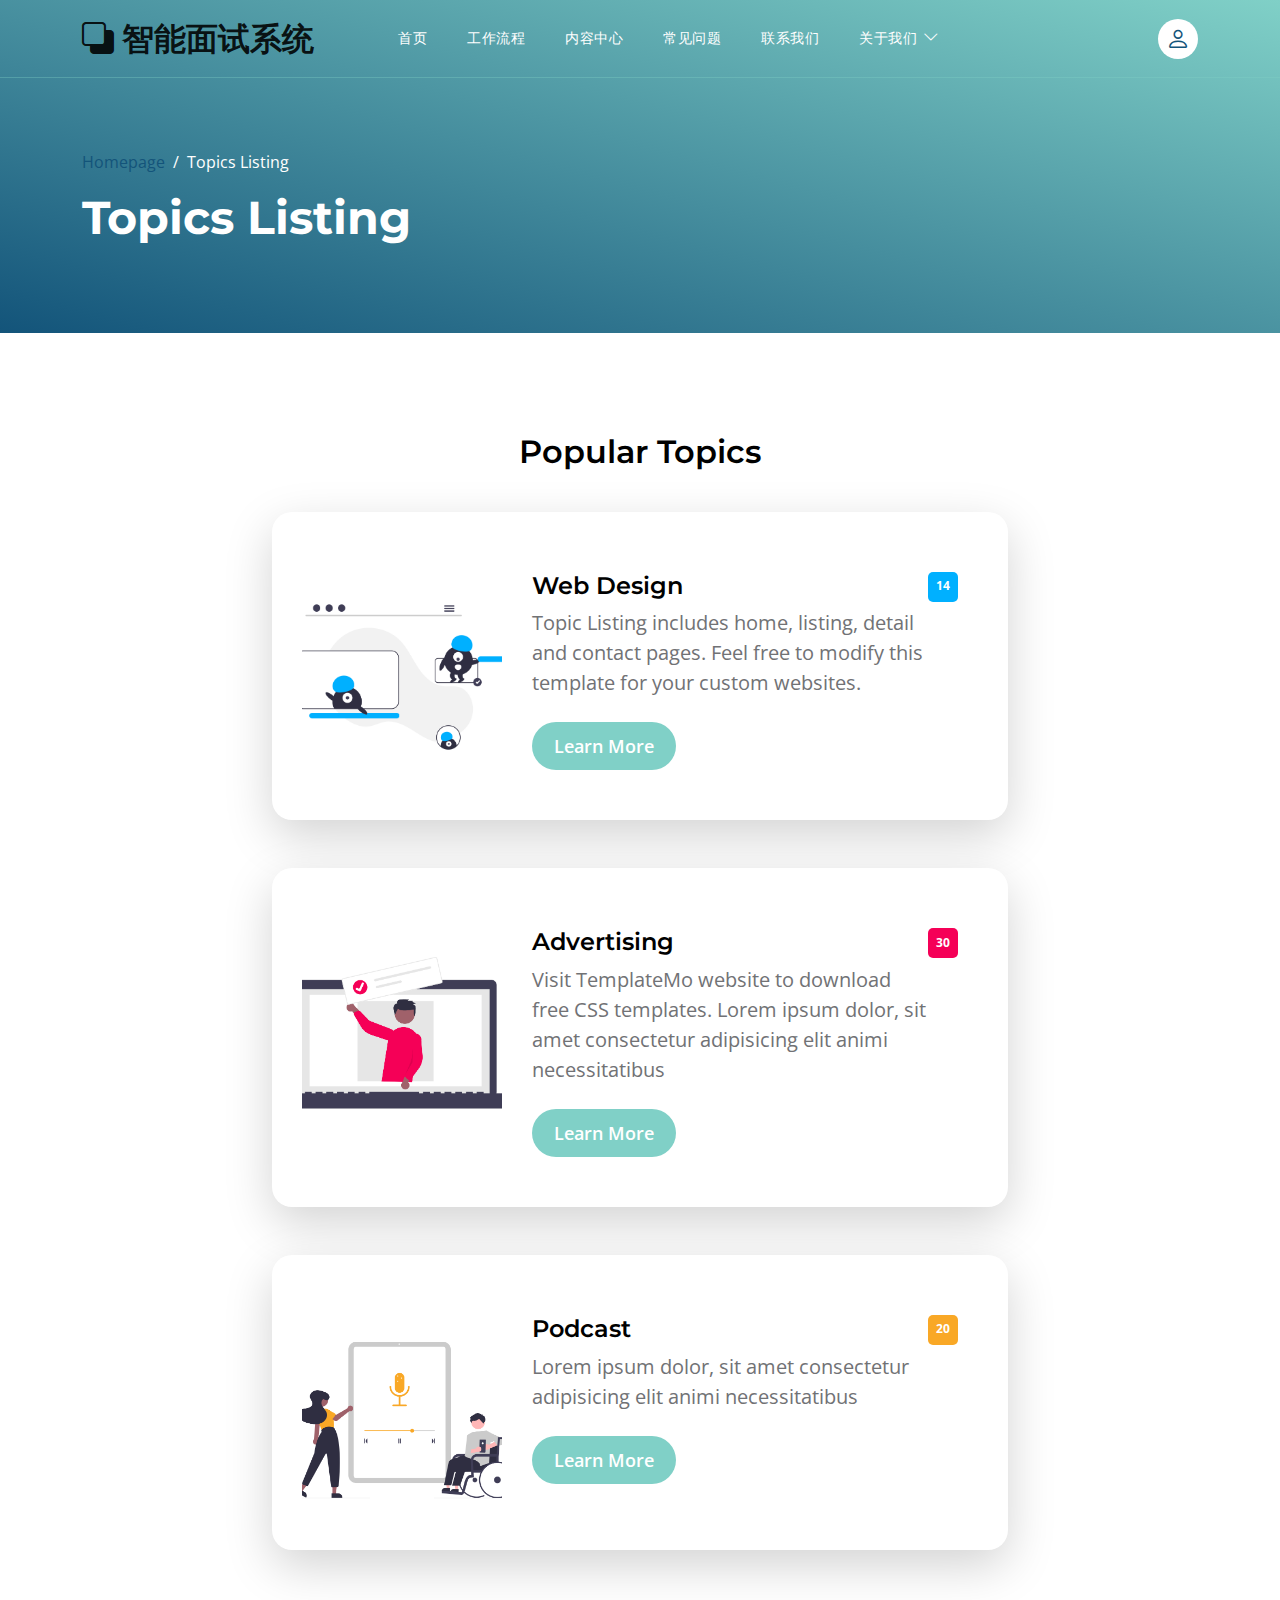
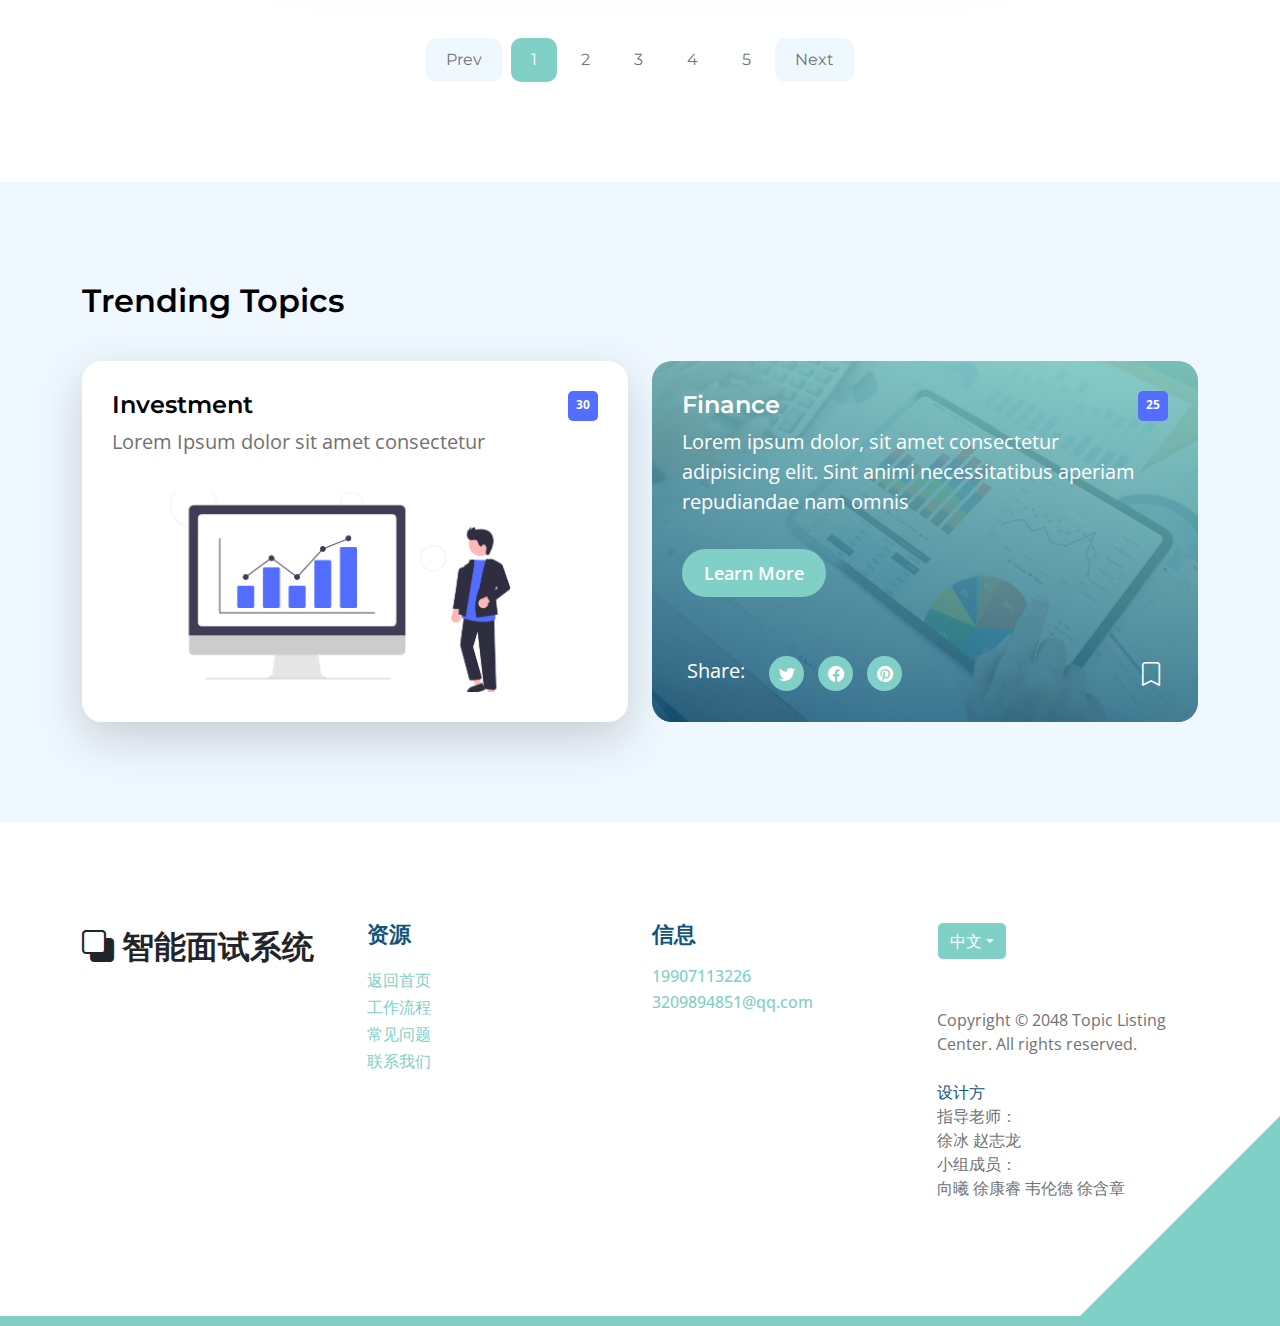
<file: modifying/公司介绍.html>
<!doctype html>
<html lang="en">
    <head>
        <meta charset="utf-8">
        <meta name="viewport" content="width=device-width, initial-scale=1">

        <meta name="description" content="">
        <meta name="author" content="">

        <title>智能面试系统</title>

        <!-- CSS FILES -->        
        <link rel="preconnect" href="https://fonts.googleapis.com">
        
        <link rel="preconnect" href="https://fonts.gstatic.com" crossorigin>

        <link href="https://fonts.googleapis.com/css2?family=Montserrat:wght@500;600;700&family=Open+Sans&display=swap" rel="stylesheet">
                        
        <link href="css/bootstrap.min.css" rel="stylesheet">

        <link href="css/bootstrap-icons.css" rel="stylesheet">

        <link href="css/templatemo-topic-listing.css" rel="stylesheet">      

        
    </head>
    
    <body id="top">

        <main>

            <!-- 上端导航 -->
            <nav class="navbar navbar-expand-lg">
                <div class="container">
                    <a class="navbar-brand" href="index.html">
                        <i class="bi-back"></i>
                        <span>智能面试系统</span>
                    </a>

                    <div class="d-lg-none ms-auto me-4">
                        <a href="#top" class="navbar-icon bi-person smoothscroll"></a>
                    </div>
    
                    <button class="navbar-toggler" type="button" data-bs-toggle="collapse" data-bs-target="#navbarNav" aria-controls="navbarNav" aria-expanded="false" aria-label="Toggle navigation">
                        <span class="navbar-toggler-icon"></span>
                    </button>
    
                    <div class="collapse navbar-collapse" id="navbarNav">
                        <ul class="navbar-nav ms-lg-5 me-lg-auto">
                            <li class="nav-item">
                                <a class="nav-link click-scroll" href="#section_1">首页</a>
                            </li>

                            <li class="nav-item">
                                <a class="nav-link click-scroll" href="#section_2">工作流程</a>
                            </li>
    
                            <li class="nav-item">
                                <a class="nav-link click-scroll" href="#section_3">内容中心</a>
                            </li>

                            <li class="nav-item">
                                <a class="nav-link click-scroll" href="#section_4">常见问题</a>
                            </li>
    
                            <li class="nav-item">
                                <a class="nav-link click-scroll" href="#section_5">联系我们</a>
                            </li>

                            <li class="nav-item dropdown">
                                <a class="nav-link dropdown-toggle" href="#" id="navbarLightDropdownMenuLink" role="button" data-bs-toggle="dropdown" aria-expanded="false">关于我们</a>

                                <ul class="dropdown-menu dropdown-menu-light" aria-labelledby="navbarLightDropdownMenuLink">
                                    <li><a class="dropdown-item" href="公司介绍.html">公司介绍</a></li>

                                    <li><a class="dropdown-item" href="加入我们.html">加入我们</a></li>
                                </ul>
                            </li>
                        </ul>

                        <!-- ！！！！！！！待插入注册、登陆！！！！！！！ -->
                        <div class="d-none d-lg-block">
                            <a href="#top" class="navbar-icon bi-person smoothscroll"></a>
                        </div>
                    </div>
                </div>
            </nav>


            <header class="site-header d-flex flex-column justify-content-center align-items-center">
                <div class="container">
                    <div class="row align-items-center">

                        <div class="col-lg-5 col-12">
                            <nav aria-label="breadcrumb">
                                <ol class="breadcrumb">
                                    <li class="breadcrumb-item"><a href="index.html">Homepage</a></li>

                                    <li class="breadcrumb-item active" aria-current="page">Topics Listing</li>
                                </ol>
                            </nav>

                            <h2 class="text-white">Topics Listing</h2>
                        </div>

                    </div>
                </div>
            </header>


            <section class="section-padding">
                <div class="container">
                    <div class="row">

                        <div class="col-lg-12 col-12 text-center">
                            <h3 class="mb-4">Popular Topics</h3>
                        </div>

                        <div class="col-lg-8 col-12 mt-3 mx-auto">
                            <div class="custom-block custom-block-topics-listing bg-white shadow-lg mb-5">
                                <div class="d-flex">
                                    <img src="images/topics/undraw_Remote_design_team_re_urdx.png" class="custom-block-image img-fluid" alt="">

                                    <div class="custom-block-topics-listing-info d-flex">
                                        <div>
                                            <h5 class="mb-2">Web Design</h5>

                                            <p class="mb-0">Topic Listing includes home, listing, detail and contact pages. Feel free to modify this template for your custom websites.</p>

                                            <a href="topics-detail.html" class="btn custom-btn mt-3 mt-lg-4">Learn More</a>
                                        </div>

                                        <span class="badge bg-design rounded-pill ms-auto">14</span>
                                    </div>
                                </div>
                            </div>

                            <div class="custom-block custom-block-topics-listing bg-white shadow-lg mb-5">
                                <div class="d-flex">
                                    <img src="images/topics/undraw_online_ad_re_ol62.png" class="custom-block-image img-fluid" alt="">

                                    <div class="custom-block-topics-listing-info d-flex">
                                        <div>
                                            <h5 class="mb-2">Advertising</h5>

                                            <p class="mb-0">Visit TemplateMo website to download free CSS templates. Lorem ipsum dolor, sit amet consectetur adipisicing elit animi necessitatibus</p>

                                            <a href="topics-detail.html" class="btn custom-btn mt-3 mt-lg-4">Learn More</a>
                                        </div>

                                        <span class="badge bg-advertising rounded-pill ms-auto">30</span>
                                    </div>
                                </div>
                            </div>

                            <div class="custom-block custom-block-topics-listing bg-white shadow-lg mb-5">
                                <div class="d-flex">
                                    <img src="images/topics/undraw_Podcast_audience_re_4i5q.png" class="custom-block-image img-fluid" alt="">

                                    <div class="custom-block-topics-listing-info d-flex">
                                        <div>
                                            <h5 class="mb-2">Podcast</h5>

                                            <p class="mb-0">Lorem ipsum dolor, sit amet consectetur adipisicing elit animi necessitatibus</p>

                                            <a href="topics-detail.html" class="btn custom-btn mt-3 mt-lg-4">Learn More</a>
                                        </div>

                                        <span class="badge bg-music rounded-pill ms-auto">20</span>
                                    </div>
                                </div>
                            </div>
                        </div>

                        <div class="col-lg-12 col-12">
                            <nav aria-label="Page navigation example">
                                <ul class="pagination justify-content-center mb-0">
                                    <li class="page-item">
                                        <a class="page-link" href="#" aria-label="Previous">
                                            <span aria-hidden="true">Prev</span>
                                        </a>
                                    </li>

                                    <li class="page-item active" aria-current="page">
                                        <a class="page-link" href="#">1</a>
                                    </li>
                                    
                                    <li class="page-item">
                                        <a class="page-link" href="#">2</a>
                                    </li>
                                    
                                    <li class="page-item">
                                        <a class="page-link" href="#">3</a>
                                    </li>

                                    <li class="page-item">
                                        <a class="page-link" href="#">4</a>
                                    </li>

                                    <li class="page-item">
                                        <a class="page-link" href="#">5</a>
                                    </li>
                                    
                                    <li class="page-item">
                                        <a class="page-link" href="#" aria-label="Next">
                                            <span aria-hidden="true">Next</span>
                                        </a>
                                    </li>
                                </ul>
                            </nav>
                        </div>

                    </div>
                </div>
            </section>


            <section class="section-padding section-bg">
                <div class="container">
                    <div class="row">

                        <div class="col-lg-12 col-12">
                            <h3 class="mb-4">Trending Topics</h3>
                        </div>

                        <div class="col-lg-6 col-md-6 col-12 mt-3 mb-4 mb-lg-0">
                            <div class="custom-block bg-white shadow-lg">
                                <a href="topics-detail.html">
                                    <div class="d-flex">
                                        <div>
                                            <h5 class="mb-2">Investment</h5>

                                            <p class="mb-0">Lorem Ipsum dolor sit amet consectetur</p>
                                        </div>

                                        <span class="badge bg-finance rounded-pill ms-auto">30</span>
                                    </div>

                                    <img src="images/topics/undraw_Finance_re_gnv2.png" class="custom-block-image img-fluid" alt="">
                                </a>
                            </div>
                        </div>

                        <div class="col-lg-6 col-md-6 col-12 mt-lg-3">
                            <div class="custom-block custom-block-overlay">
                                <div class="d-flex flex-column h-100">
                                    <img src="images/businesswoman-using-tablet-analysis.jpg" class="custom-block-image img-fluid" alt="">

                                    <div class="custom-block-overlay-text d-flex">
                                        <div>
                                            <h5 class="text-white mb-2">Finance</h5>

                                            <p class="text-white">Lorem ipsum dolor, sit amet consectetur adipisicing elit. Sint animi necessitatibus aperiam repudiandae nam omnis</p>

                                            <a href="topics-detail.html" class="btn custom-btn mt-2 mt-lg-3">Learn More</a>
                                        </div>

                                        <span class="badge bg-finance rounded-pill ms-auto">25</span>
                                    </div>

                                    <div class="social-share d-flex">
                                        <p class="text-white me-4">Share:</p>

                                        <ul class="social-icon">
                                            <li class="social-icon-item">
                                                <a href="#" class="social-icon-link bi-twitter"></a>
                                            </li>

                                            <li class="social-icon-item">
                                                <a href="#" class="social-icon-link bi-facebook"></a>
                                            </li>

                                            <li class="social-icon-item">
                                                <a href="#" class="social-icon-link bi-pinterest"></a>
                                            </li>
                                        </ul>

                                        <a href="#" class="custom-icon bi-bookmark ms-auto"></a>
                                    </div>

                                    <div class="section-overlay"></div>
                                </div>
                            </div>
                        </div>

                    </div>
                </div>
            </section>
        </main>

		<footer class="site-footer section-padding">
            <div class="container">
                <div class="row">

                    <div class="col-lg-3 col-12 mb-4 pb-2">
                        <a class="navbar-brand mb-2" href="index.html">
                            <i class="bi-back"></i>
                            <span>智能面试系统</span>
                        </a>
                    </div>

                    <div class="col-lg-3 col-md-4 col-6">
                        <h6 class="site-footer-title mb-3">资源</h6>

                        <ul class="site-footer-links">
                            <li class="site-footer-link-item">
                                <a href="#" class="site-footer-link">返回首页</a>
                            </li>

                            <li class="site-footer-link-item">
                                <a href="#" class="site-footer-link">工作流程</a>
                            </li>

                            <li class="site-footer-link-item">
                                <a href="#" class="site-footer-link">常见问题</a>
                            </li>

                            <li class="site-footer-link-item">
                                <a href="#" class="site-footer-link">联系我们</a>
                            </li>
                        </ul>
                    </div>

                    <div class="col-lg-3 col-md-4 col-6 mb-4 mb-lg-0">
                        <h6 class="site-footer-title mb-3">信息</h6>

                        <p class="text-white d-flex mb-1">
                            <a href="tel: 19907113226" class="site-footer-link">
                                19907113226
                            </a>
                        </p>

                        <p class="text-white d-flex">
                            <a href="mailto:3209894851@qq.com" class="site-footer-link">
                                3209894851@qq.com
                            </a>
                        </p>
                    </div>

                    <div class="col-lg-3 col-md-4 col-12 mt-4 mt-lg-0 ms-auto">
                        <div class="dropdown">
                            <button class="btn btn-secondary dropdown-toggle" type="button" data-bs-toggle="dropdown" aria-expanded="false">
                            中文</button>

                            <ul class="dropdown-menu">
                                <li><button class="dropdown-item" type="button">English</button></li>

                                <li><button class="dropdown-item" type="button">日本語</button></li>

                                <li><button class="dropdown-item" type="button">한국어</button></li>
                            </ul>
                        </div>

                        <p class="copyright-text mt-lg-5 mt-4">Copyright © 2048 Topic Listing Center. All rights reserved.
                        <br><br><a rel="nofollow" href="公司介绍.html" target="_blank">设计方</a><br>指导老师：<br>徐冰 赵志龙<br>小组成员：<br>向曦 徐康睿 韦伦德 徐含章</p>
                        
                    </div>

                </div>
            </div>
        </footer>

        <!-- JAVASCRIPT FILES -->
        <script src="js/jquery.min.js"></script>
        <script src="js/bootstrap.bundle.min.js"></script>
        <script src="js/jquery.sticky.js"></script>
        <script src="js/custom.js"></script>

    </body>
</html>
</file>
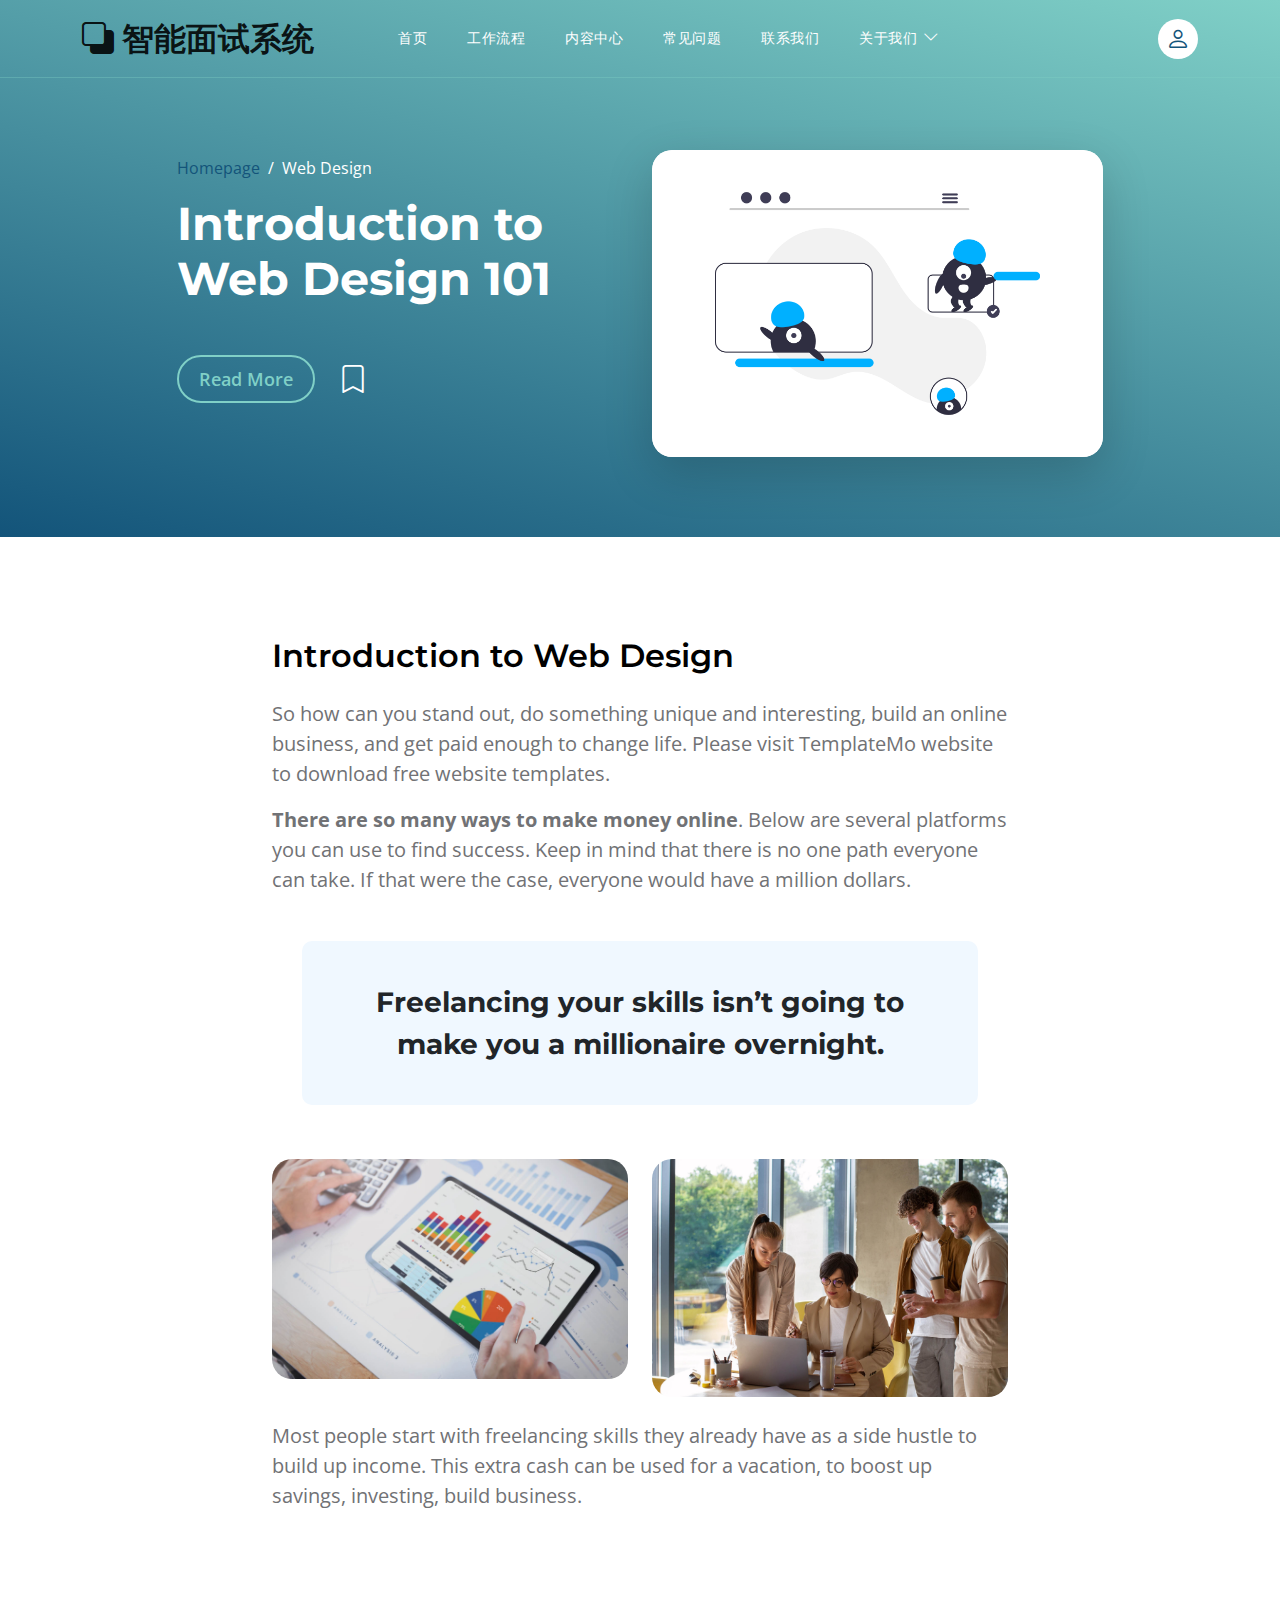
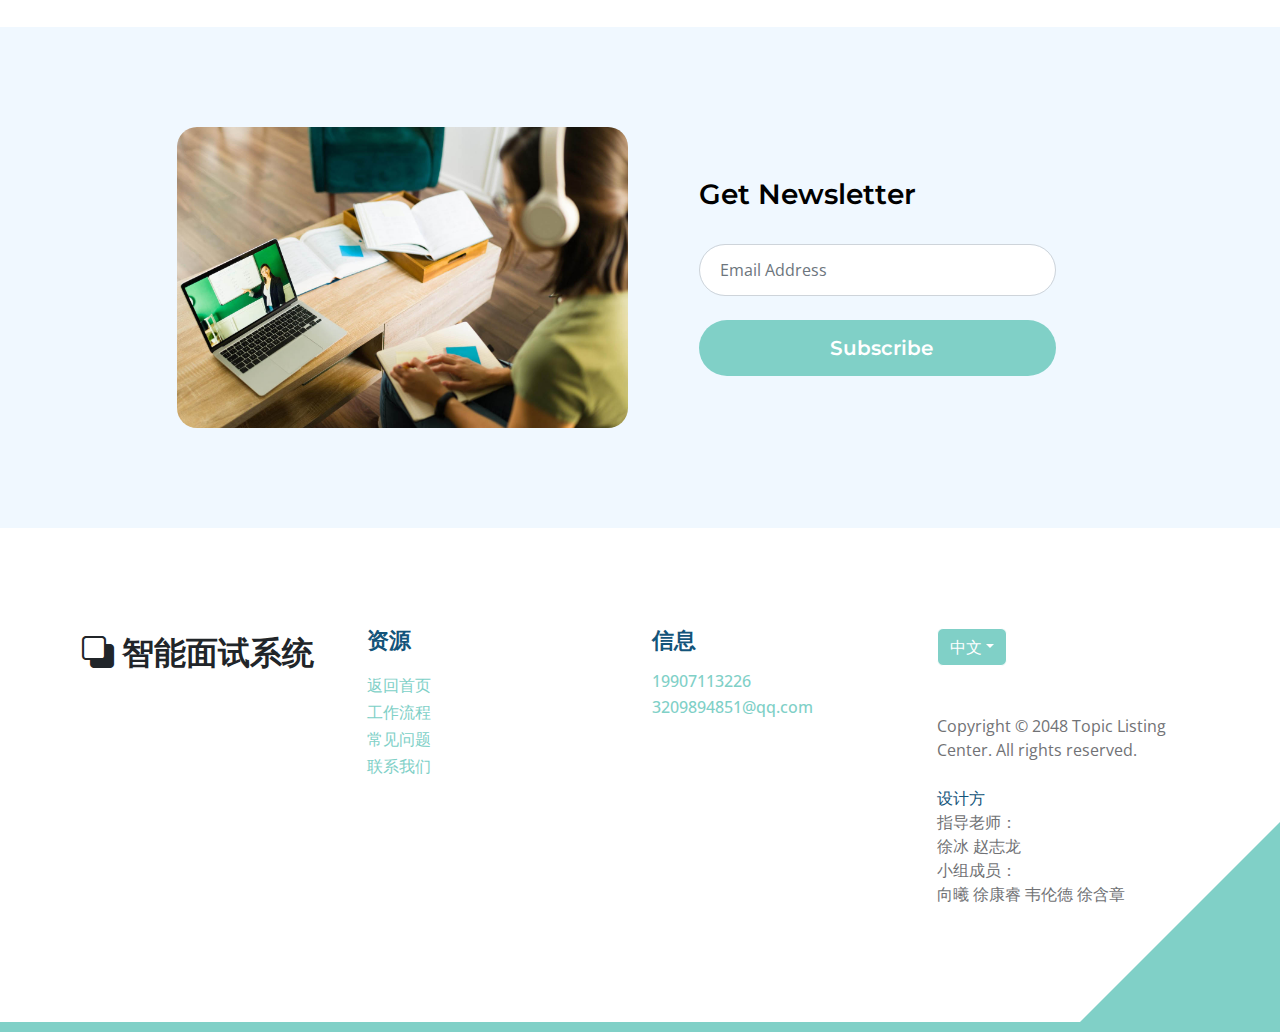
<file: modifying/内容中心_model.html>
<!doctype html>
<html lang="en">
    <head>
        <meta charset="utf-8">
        <meta name="viewport" content="width=device-width, initial-scale=1">

        <meta name="description" content="">
        <meta name="author" content="">

        <title>Topic Detail Page</title>

        <!-- CSS FILES -->        
        <link rel="preconnect" href="https://fonts.googleapis.com">
        
        <link rel="preconnect" href="https://fonts.gstatic.com" crossorigin>

        <link href="https://fonts.googleapis.com/css2?family=Montserrat:wght@500;600;700&family=Open+Sans&display=swap" rel="stylesheet">
                        
        <link href="css/bootstrap.min.css" rel="stylesheet">

        <link href="css/bootstrap-icons.css" rel="stylesheet">

        <link href="css/templatemo-topic-listing.css" rel="stylesheet">

        
    </head>
    
    <body id="top">

        <main>

            <!-- 上端导航 -->
            <nav class="navbar navbar-expand-lg">
                <div class="container">
                    <a class="navbar-brand" href="index.html">
                        <i class="bi-back"></i>
                        <span>智能面试系统</span>
                    </a>

                    <div class="d-lg-none ms-auto me-4">
                        <a href="#top" class="navbar-icon bi-person smoothscroll"></a>
                    </div>
    
                    <button class="navbar-toggler" type="button" data-bs-toggle="collapse" data-bs-target="#navbarNav" aria-controls="navbarNav" aria-expanded="false" aria-label="Toggle navigation">
                        <span class="navbar-toggler-icon"></span>
                    </button>
    
                    <div class="collapse navbar-collapse" id="navbarNav">
                        <ul class="navbar-nav ms-lg-5 me-lg-auto">
                            <li class="nav-item">
                                <a class="nav-link click-scroll" href="#section_1">首页</a>
                            </li>

                            <li class="nav-item">
                                <a class="nav-link click-scroll" href="#section_2">工作流程</a>
                            </li>
    
                            <li class="nav-item">
                                <a class="nav-link click-scroll" href="#section_3">内容中心</a>
                            </li>

                            <li class="nav-item">
                                <a class="nav-link click-scroll" href="#section_4">常见问题</a>
                            </li>
    
                            <li class="nav-item">
                                <a class="nav-link click-scroll" href="#section_5">联系我们</a>
                            </li>

                            <li class="nav-item dropdown">
                                <a class="nav-link dropdown-toggle" href="#" id="navbarLightDropdownMenuLink" role="button" data-bs-toggle="dropdown" aria-expanded="false">关于我们</a>

                                <ul class="dropdown-menu dropdown-menu-light" aria-labelledby="navbarLightDropdownMenuLink">
                                    <li><a class="dropdown-item" href="公司介绍.html">公司介绍</a></li>

                                    <li><a class="dropdown-item" href="加入我们.html">加入我们</a></li>
                                </ul>
                            </li>
                        </ul>

                        <!-- ！！！！！！！待插入注册、登陆！！！！！！！ -->
                        <div class="d-none d-lg-block">
                            <a href="#top" class="navbar-icon bi-person smoothscroll"></a>
                        </div>
                    </div>
                </div>
            </nav>

            <header class="site-header d-flex flex-column justify-content-center align-items-center">
                <div class="container">
                    <div class="row justify-content-center align-items-center">

                        <div class="col-lg-5 col-12 mb-5">
                            <nav aria-label="breadcrumb">
                                <ol class="breadcrumb">
                                    <li class="breadcrumb-item"><a href="index.html">Homepage</a></li>

                                    <li class="breadcrumb-item active" aria-current="page">Web Design</li>
                                </ol>
                            </nav>

                            <h2 class="text-white">Introduction to <br> Web Design 101</h2>

                            <div class="d-flex align-items-center mt-5">
                                <a href="#topics-detail" class="btn custom-btn custom-border-btn smoothscroll me-4">Read More</a>

                                <a href="#top" class="custom-icon bi-bookmark smoothscroll"></a>
                            </div>
                        </div>

                        <div class="col-lg-5 col-12">
                            <div class="topics-detail-block bg-white shadow-lg">
                                <img src="images/topics/undraw_Remote_design_team_re_urdx.png" class="topics-detail-block-image img-fluid">
                            </div>
                        </div>

                    </div>
                </div>
            </header>


            <section class="topics-detail-section section-padding" id="topics-detail">
                <div class="container">
                    <div class="row">

                        <div class="col-lg-8 col-12 m-auto">
                            <h3 class="mb-4">Introduction to Web Design</h3>

                            <p>So how can you stand out, do something unique and interesting, build an online business, and get paid enough to change life. Please visit TemplateMo website to download free website templates.</p>

                            <p><strong>There are so many ways to make money online</strong>. Below are several platforms you can use to find success. Keep in mind that there is no one path everyone can take. If that were the case, everyone would have a million dollars.</p>

                            <blockquote>
                                Freelancing your skills isn’t going to make you a millionaire overnight.
                            </blockquote>

                            <div class="row my-4">
                                <div class="col-lg-6 col-md-6 col-12">
                                    <img src="images/businesswoman-using-tablet-analysis.jpg" class="topics-detail-block-image img-fluid">
                                </div>

                                <div class="col-lg-6 col-md-6 col-12 mt-4 mt-lg-0 mt-md-0">
                                    <img src="images/colleagues-working-cozy-office-medium-shot.jpg" class="topics-detail-block-image img-fluid">
                                </div>
                            </div>

                            <p>Most people start with freelancing skills they already have as a side hustle to build up income. This extra cash can be used for a vacation, to boost up savings, investing, build business.</p>
                        </div>

                    </div>
                </div>
            </section>


            <section class="section-padding section-bg">
                <div class="container">
                    <div class="row justify-content-center">

                        <div class="col-lg-5 col-12">
                            <img src="images/rear-view-young-college-student.jpg" class="newsletter-image img-fluid" alt="">
                        </div>

                        <div class="col-lg-5 col-12 subscribe-form-wrap d-flex justify-content-center align-items-center">
                            <form class="custom-form subscribe-form" action="#" method="post" role="form">
                                <h4 class="mb-4 pb-2">Get Newsletter</h4>

                                <input type="email" name="subscribe-email" id="subscribe-email" pattern="[^ @]*@[^ @]*" class="form-control" placeholder="Email Address" required="">

                                <div class="col-lg-12 col-12">
                                    <button type="submit" class="form-control">Subscribe</button>
                                </div>
                            </form>
                        </div>

                    </div>
                </div>
            </section>
        </main>
		
        <footer class="site-footer section-padding">
            <div class="container">
                <div class="row">

                    <div class="col-lg-3 col-12 mb-4 pb-2">
                        <a class="navbar-brand mb-2" href="index.html">
                            <i class="bi-back"></i>
                            <span>智能面试系统</span>
                        </a>
                    </div>

                    <div class="col-lg-3 col-md-4 col-6">
                        <h6 class="site-footer-title mb-3">资源</h6>

                        <ul class="site-footer-links">
                            <li class="site-footer-link-item">
                                <a href="#" class="site-footer-link">返回首页</a>
                            </li>

                            <li class="site-footer-link-item">
                                <a href="#" class="site-footer-link">工作流程</a>
                            </li>

                            <li class="site-footer-link-item">
                                <a href="#" class="site-footer-link">常见问题</a>
                            </li>

                            <li class="site-footer-link-item">
                                <a href="#" class="site-footer-link">联系我们</a>
                            </li>
                        </ul>
                    </div>

                    <div class="col-lg-3 col-md-4 col-6 mb-4 mb-lg-0">
                        <h6 class="site-footer-title mb-3">信息</h6>

                        <p class="text-white d-flex mb-1">
                            <a href="tel: 19907113226" class="site-footer-link">
                                19907113226
                            </a>
                        </p>

                        <p class="text-white d-flex">
                            <a href="mailto:3209894851@qq.com" class="site-footer-link">
                                3209894851@qq.com
                            </a>
                        </p>
                    </div>

                    <div class="col-lg-3 col-md-4 col-12 mt-4 mt-lg-0 ms-auto">
                        <div class="dropdown">
                            <button class="btn btn-secondary dropdown-toggle" type="button" data-bs-toggle="dropdown" aria-expanded="false">
                            中文</button>

                            <ul class="dropdown-menu">
                                <li><button class="dropdown-item" type="button">English</button></li>

                                <li><button class="dropdown-item" type="button">日本語</button></li>

                                <li><button class="dropdown-item" type="button">한국어</button></li>
                            </ul>
                        </div>

                        <p class="copyright-text mt-lg-5 mt-4">Copyright © 2048 Topic Listing Center. All rights reserved.
                        <br><br><a rel="nofollow" href="公司介绍.html" target="_blank">设计方</a><br>指导老师：<br>徐冰 赵志龙<br>小组成员：<br>向曦 徐康睿 韦伦德 徐含章</p>
                        
                    </div>

                </div>
            </div>
        </footer>

        <!-- JAVASCRIPT FILES -->
        <script src="js/jquery.min.js"></script>
        <script src="js/bootstrap.bundle.min.js"></script>
        <script src="js/jquery.sticky.js"></script>
        <script src="js/custom.js"></script>

    </body>
</html>
</file>
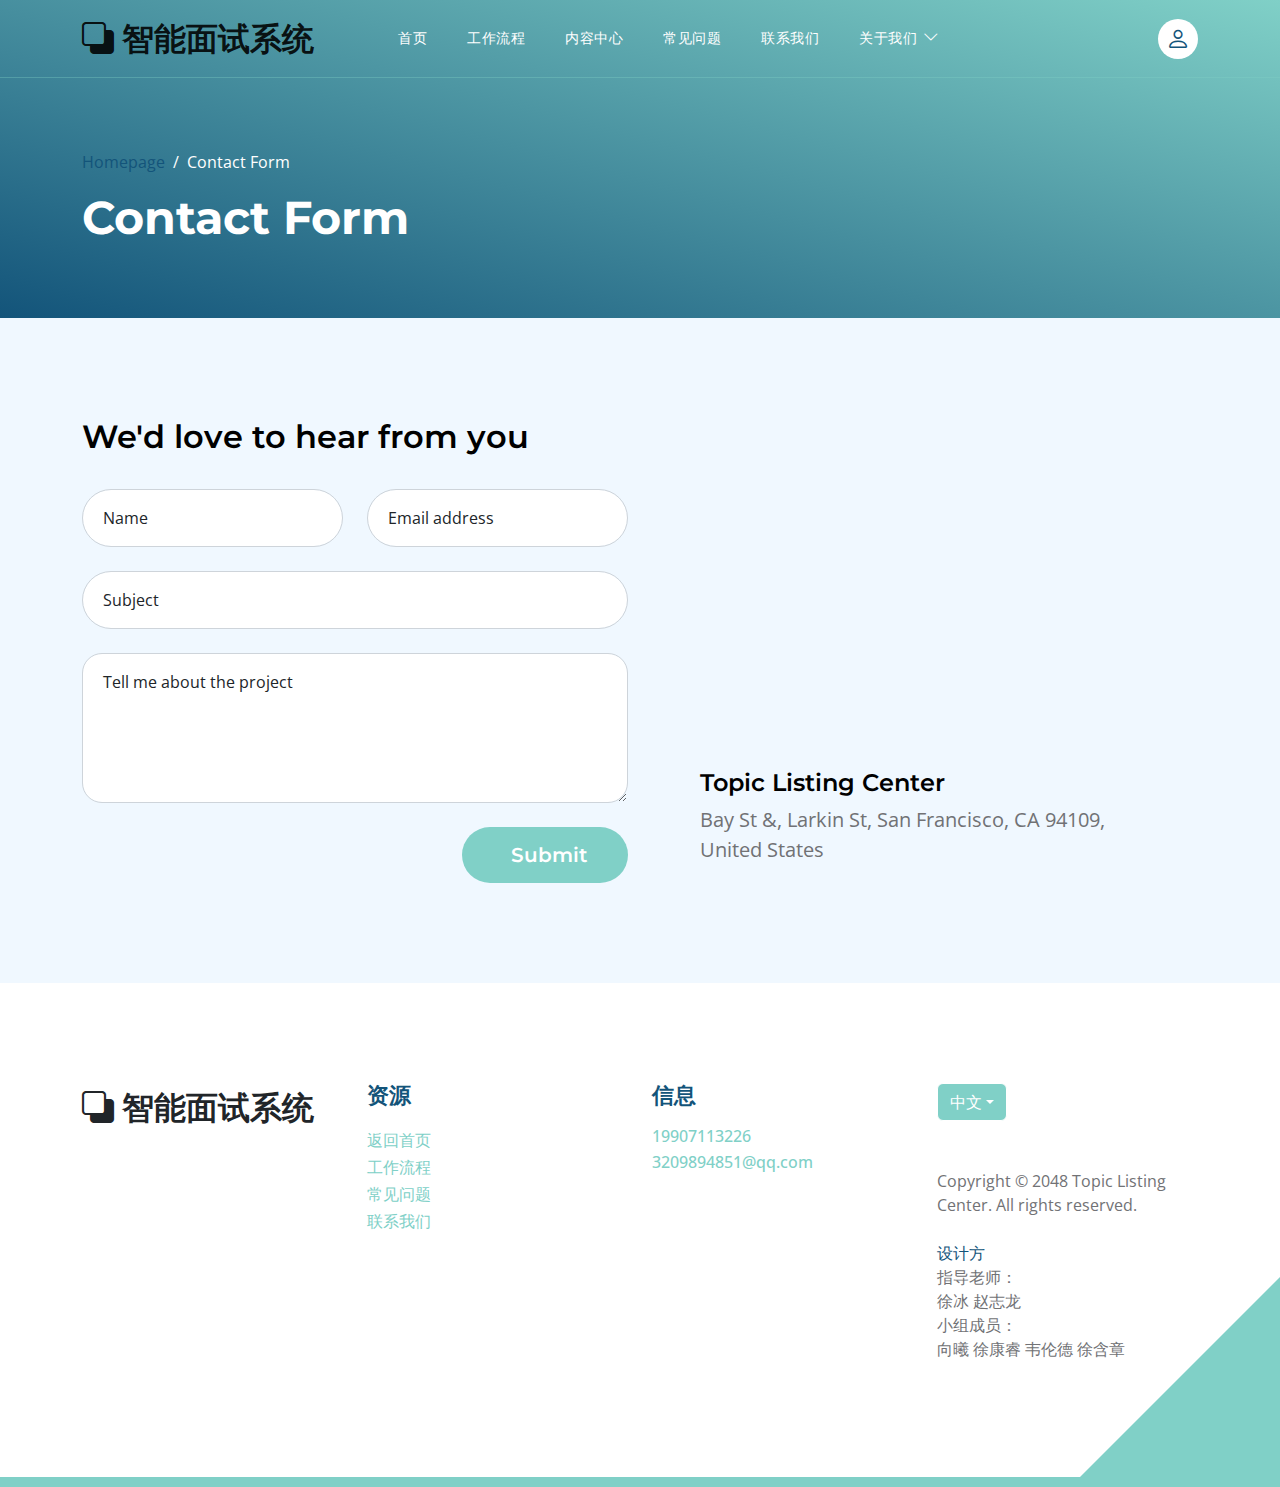
<file: modifying/加入我们.html>
<!doctype html>
<html lang="en">
    <head>
        <meta charset="utf-8">
        <meta name="viewport" content="width=device-width, initial-scale=1">

        <meta name="description" content="">
        <meta name="author" content="">

        <title>加入我们</title>

        <!-- CSS FILES -->        
        <link rel="preconnect" href="https://fonts.googleapis.com">
        
        <link rel="preconnect" href="https://fonts.gstatic.com" crossorigin>

        <link href="https://fonts.googleapis.com/css2?family=Montserrat:wght@500;600;700&family=Open+Sans&display=swap" rel="stylesheet">
                        
        <link href="css/bootstrap.min.css" rel="stylesheet">

        <link href="css/bootstrap-icons.css" rel="stylesheet">

        <link href="css/templatemo-topic-listing.css" rel="stylesheet">

        
    </head>
    
    <body class="topics-listing-page" id="top">

        <main>

            <!-- 上端导航 -->
            <nav class="navbar navbar-expand-lg">
                <div class="container">
                    <a class="navbar-brand" href="index.html">
                        <i class="bi-back"></i>
                        <span>智能面试系统</span>
                    </a>

                    <div class="d-lg-none ms-auto me-4">
                        <a href="#top" class="navbar-icon bi-person smoothscroll"></a>
                    </div>
    
                    <button class="navbar-toggler" type="button" data-bs-toggle="collapse" data-bs-target="#navbarNav" aria-controls="navbarNav" aria-expanded="false" aria-label="Toggle navigation">
                        <span class="navbar-toggler-icon"></span>
                    </button>
    
                    <div class="collapse navbar-collapse" id="navbarNav">
                        <ul class="navbar-nav ms-lg-5 me-lg-auto">
                            <li class="nav-item">
                                <a class="nav-link click-scroll" href="#section_1">首页</a>
                            </li>

                            <li class="nav-item">
                                <a class="nav-link click-scroll" href="#section_2">工作流程</a>
                            </li>
    
                            <li class="nav-item">
                                <a class="nav-link click-scroll" href="#section_3">内容中心</a>
                            </li>

                            <li class="nav-item">
                                <a class="nav-link click-scroll" href="#section_4">常见问题</a>
                            </li>
    
                            <li class="nav-item">
                                <a class="nav-link click-scroll" href="#section_5">联系我们</a>
                            </li>

                            <li class="nav-item dropdown">
                                <a class="nav-link dropdown-toggle" href="#" id="navbarLightDropdownMenuLink" role="button" data-bs-toggle="dropdown" aria-expanded="false">关于我们</a>

                                <ul class="dropdown-menu dropdown-menu-light" aria-labelledby="navbarLightDropdownMenuLink">
                                    <li><a class="dropdown-item" href="公司介绍.html">公司介绍</a></li>

                                    <li><a class="dropdown-item" href="加入我们.html">加入我们</a></li>
                                </ul>
                            </li>
                        </ul>

                        <!-- ！！！！！！！待插入注册、登陆！！！！！！！ -->
                        <div class="d-none d-lg-block">
                            <a href="#top" class="navbar-icon bi-person smoothscroll"></a>
                        </div>
                    </div>
                </div>
            </nav>


            <header class="site-header d-flex flex-column justify-content-center align-items-center">
                <div class="container">
                    <div class="row align-items-center">

                        <div class="col-lg-5 col-12">
                            <nav aria-label="breadcrumb">
                                <ol class="breadcrumb">
                                    <li class="breadcrumb-item"><a href="index.html">Homepage</a></li>

                                    <li class="breadcrumb-item active" aria-current="page">Contact Form</li>
                                </ol>
                            </nav>

                            <h2 class="text-white">Contact Form</h2>
                        </div>

                    </div>
                </div>
            </header>


            <section class="section-padding section-bg">
                <div class="container">
                    <div class="row">

                        <div class="col-lg-12 col-12">
                            <h3 class="mb-4 pb-2">We'd love to hear from you</h3>
                        </div>

                        <div class="col-lg-6 col-12">
                            <form action="#" method="post" class="custom-form contact-form" role="form">
                                <div class="row">
                                    <div class="col-lg-6 col-md-6 col-12">
                                        <div class="form-floating">
                                            <input type="text" name="name" id="name" class="form-control" placeholder="Name" required="">
                                            
                                            <label for="floatingInput">Name</label>
                                        </div>
                                    </div>

                                    <div class="col-lg-6 col-md-6 col-12"> 
                                        <div class="form-floating">
                                            <input type="email" name="email" id="email" pattern="[^ @]*@[^ @]*" class="form-control" placeholder="Email address" required="">
                                            
                                            <label for="floatingInput">Email address</label>
                                        </div>
                                    </div>

                                    <div class="col-lg-12 col-12">
                                        <div class="form-floating">
                                            <input type="text" name="subject" id="name" class="form-control" placeholder="Name" required="">
                                            
                                            <label for="floatingInput">Subject</label>
                                        </div>

                                        <div class="form-floating">
                                            <textarea class="form-control" id="message" name="message" placeholder="Tell me about the project"></textarea>
                                            
                                            <label for="floatingTextarea">Tell me about the project</label>
                                        </div>
                                    </div>

                                    <div class="col-lg-4 col-12 ms-auto">
                                        <button type="submit" class="form-control">Submit</button>
                                    </div>

                                </div>
                            </form>
                        </div>

                        <div class="col-lg-5 col-12 mx-auto mt-5 mt-lg-0">
                            <iframe class="google-map" src="https://www.google.com/maps/embed?pb=!1m18!1m12!1m3!1d2595.065641062665!2d-122.4230416990949!3d37.80335401520422!2m3!1f0!2f0!3f0!3m2!1i1024!2i768!4f13.1!3m3!1m2!1s0x80858127459fabad%3A0x808ba520e5e9edb7!2sFrancisco%20Park!5e1!3m2!1sen!2sth!4v1684340239744!5m2!1sen!2sth" width="100%" height="250" style="border:0;" allowfullscreen="" loading="lazy" referrerpolicy="no-referrer-when-downgrade"></iframe>

                            <h5 class="mt-4 mb-2">Topic Listing Center</h5>

                            <p>Bay St &amp;, Larkin St, San Francisco, CA 94109, United States</p>
                        </div>

                    </div>
                </div>
            </section>
        </main>

        <footer class="site-footer section-padding">
            <div class="container">
                <div class="row">

                    <div class="col-lg-3 col-12 mb-4 pb-2">
                        <a class="navbar-brand mb-2" href="index.html">
                            <i class="bi-back"></i>
                            <span>智能面试系统</span>
                        </a>
                    </div>

                    <div class="col-lg-3 col-md-4 col-6">
                        <h6 class="site-footer-title mb-3">资源</h6>

                        <ul class="site-footer-links">
                            <li class="site-footer-link-item">
                                <a href="#" class="site-footer-link">返回首页</a>
                            </li>

                            <li class="site-footer-link-item">
                                <a href="#" class="site-footer-link">工作流程</a>
                            </li>

                            <li class="site-footer-link-item">
                                <a href="#" class="site-footer-link">常见问题</a>
                            </li>

                            <li class="site-footer-link-item">
                                <a href="#" class="site-footer-link">联系我们</a>
                            </li>
                        </ul>
                    </div>

                    <div class="col-lg-3 col-md-4 col-6 mb-4 mb-lg-0">
                        <h6 class="site-footer-title mb-3">信息</h6>

                        <p class="text-white d-flex mb-1">
                            <a href="tel: 19907113226" class="site-footer-link">
                                19907113226
                            </a>
                        </p>

                        <p class="text-white d-flex">
                            <a href="mailto:3209894851@qq.com" class="site-footer-link">
                                3209894851@qq.com
                            </a>
                        </p>
                    </div>

                    <div class="col-lg-3 col-md-4 col-12 mt-4 mt-lg-0 ms-auto">
                        <div class="dropdown">
                            <button class="btn btn-secondary dropdown-toggle" type="button" data-bs-toggle="dropdown" aria-expanded="false">
                            中文</button>

                            <ul class="dropdown-menu">
                                <li><button class="dropdown-item" type="button">English</button></li>

                                <li><button class="dropdown-item" type="button">日本語</button></li>

                                <li><button class="dropdown-item" type="button">한국어</button></li>
                            </ul>
                        </div>

                        <p class="copyright-text mt-lg-5 mt-4">Copyright © 2048 Topic Listing Center. All rights reserved.
                        <br><br><a rel="nofollow" href="公司介绍.html" target="_blank">设计方</a><br>指导老师：<br>徐冰 赵志龙<br>小组成员：<br>向曦 徐康睿 韦伦德 徐含章</p>
                        
                    </div>

                </div>
            </div>
        </footer>

        <!-- JAVASCRIPT FILES -->
        <script src="js/jquery.min.js"></script>
        <script src="js/bootstrap.bundle.min.js"></script>
        <script src="js/jquery.sticky.js"></script>
        <script src="js/custom.js"></script>

    </body>
</html>
</file>
<file: modifying/css/templatemo-topic-listing.css>
/*---------------------------------------
  CUSTOM PROPERTIES ( VARIABLES )             
-----------------------------------------*/
:root {
  --white-color:                  #ffffff;
  --primary-color:                #13547a;
  --secondary-color:              #80d0c7;
  --section-bg-color:             #f0f8ff;
  --custom-btn-bg-color:          #80d0c7;
  --custom-btn-bg-hover-color:    #13547a;
  --dark-color:                   #000000;
  --p-color:                      #717275;
  --border-color:                 #7fffd4;
  --link-hover-color:             #13547a;

  --body-font-family:             'Open Sans', sans-serif;
  --title-font-family:            'Montserrat', sans-serif;

  --h1-font-size:                 58px;
  --h2-font-size:                 46px;
  --h3-font-size:                 32px;
  --h4-font-size:                 28px;
  --h5-font-size:                 24px;
  --h6-font-size:                 22px;
  --p-font-size:                  20px;
  --menu-font-size:               14px;
  --btn-font-size:                18px;
  --copyright-font-size:          16px;

  --border-radius-large:          100px;
  --border-radius-medium:         20px;
  --border-radius-small:          10px;

  --font-weight-normal:           400;
  --font-weight-medium:           500;
  --font-weight-semibold:         600;
  --font-weight-bold:             700;
}

body {
  background-color: var(--white-color);
  font-family: var(--body-font-family); 
}


/*---------------------------------------
  TYPOGRAPHY               
-----------------------------------------*/

h2,
h3,
h4,
h5,
h6 {
  color: var(--dark-color);
}

h1,
h2,
h3,
h4,
h5,
h6 {
  font-family: var(--title-font-family); 
  font-weight: var(--font-weight-semibold);
}

h1 {
  font-size: var(--h1-font-size);
  font-weight: var(--font-weight-bold);
}

h2 {
  font-size: var(--h2-font-size);
  font-weight: var(--font-weight-bold);
}

h3 {
  font-size: var(--h3-font-size);
}

h4 {
  font-size: var(--h4-font-size);
}

h5 {
  font-size: var(--h5-font-size);
}

h6 {
  color: var(--primary-color);
  font-size: var(--h6-font-size);
}

p {
  color: var(--p-color);
  font-size: var(--p-font-size);
  font-weight: var(--font-weight-normal);
}

ul li {
  color: var(--p-color);
  font-size: var(--p-font-size);
  font-weight: var(--font-weight-normal);
}

a, 
button {
  touch-action: manipulation;
  transition: all 0.3s;
}

a {
  display: inline-block;
  color: var(--primary-color);
  text-decoration: none;
}

a:hover {
  color: var(--link-hover-color);
}

b,
strong {
  font-weight: var(--font-weight-bold);
}


/*---------------------------------------
  SECTION               
-----------------------------------------*/
.section-padding {
  padding-top: 100px;
  padding-bottom: 100px;
}

.section-bg {
  background-color: var(--section-bg-color);
}

.section-overlay {
  background-image: linear-gradient(15deg, #13547a 0%, #80d0c7 100%);
  position: absolute;
  top: 0;
  left: 0;
  pointer-events: none;
  width: 100%;
  height: 100%;
  opacity: 0.85;
}

.section-overlay + .container {
  position: relative;
}

.tab-content {
  background-color: var(--white-color);
  border-radius: var(--border-radius-medium);
}

.nav-tabs {
  border-bottom: 1px solid #ecf3f2;
  margin-bottom: 40px;
  justify-content: center;
}

.nav-tabs .nav-link {
  border-radius: 0;
  border-top: 0;
  border-right: 0;
  border-left: 0;
  color: var(--p-color);
  font-family: var(--title-font-family);
  font-size: var(--btn-font-size);
  font-weight: var(--font-weight-medium);
  padding: 15px 25px;
  transition: all 0.3s;
}

.nav-tabs .nav-link:first-child {
  margin-right: 20px;
}

.nav-tabs .nav-item.show .nav-link, 
.nav-tabs .nav-link.active,
.nav-tabs .nav-link:focus, 
.nav-tabs .nav-link:hover {
  border-bottom-color: var(--primary-color);
  color: var(--primary-color);
}


/*---------------------------------------
  CUSTOM ICON COLOR               
-----------------------------------------*/
.custom-icon {
  color: var(--secondary-color);
}


/*---------------------------------------
  CUSTOM BUTTON               
-----------------------------------------*/
.custom-btn {
  background: var(--custom-btn-bg-color);
  border: 2px solid transparent;
  border-radius: var(--border-radius-large);
  color: var(--white-color);
  font-size: var(--btn-font-size);
  font-weight: var(--font-weight-semibold);
  line-height: normal;
  transition: all 0.3s;
  padding: 10px 20px;
}

.custom-btn:hover {
  background: var(--custom-btn-bg-hover-color);
  color: var(--white-color);
}

.custom-border-btn {
  background: transparent;
  border: 2px solid var(--custom-btn-bg-color);
  color: var(--custom-btn-bg-color);
}

.custom-border-btn:hover {
  background: var(--custom-btn-bg-color);
  border-color: transparent;
  color: var(--white-color);
}

.custom-btn-bg-white {
  border-color: var(--white-color);
  color: var(--white-color);
}


/*---------------------------------------
  SITE HEADER              
-----------------------------------------*/
.site-header {
  background-image: linear-gradient(15deg, #13547a 0%, #80d0c7 100%);
  padding-top: 150px;
  padding-bottom: 80px;
}

.site-header .container {
  height: 100%;
}

.breadcrumb-item+.breadcrumb-item::before,
.breadcrumb-item a:hover,
.breadcrumb-item.active {
  color: var(--white-color);
}

.site-header .custom-icon {
  color: var(--white-color);
  font-size: var(--h4-font-size);
}

.site-header .custom-icon:hover {
  color: var(--secondary-color);
}


/*---------------------------------------
  NAVIGATION              
-----------------------------------------*/
.sticky-wrapper {
  position: absolute;
  top: 0;
  right: 0;
  left: 0;
}

.sticky-wrapper.is-sticky .navbar {
  background-color: var(--secondary-color);
}

.navbar {
  background: transparent;
  border-bottom: 1px solid rgba(128, 208, 199, 0.35);
  z-index: 9;
}

.navbar-brand,
.navbar-brand:hover {
  font-size: var(--h3-font-size);
  font-weight: var(--font-weight-bold);
  display: block;
}

.navbar-brand span {
  font-family: var(--title-font-family);
}

.navbar-expand-lg .navbar-nav .nav-link {
  border-radius: var(--border-radius-large);
  margin: 10px;
  padding: 10px;
}

.navbar-nav .nav-link {
  display: inline-block;
  color: var(--white-color);
  font-family: var(--title-font-family); 
  font-size: var(--menu-font-size);
  font-weight: var(--font-weight-medium);
  text-transform: uppercase;
  letter-spacing: 0.5px;
  position: relative;
  padding-top: 15px;
  padding-bottom: 15px;
}

.navbar-nav .nav-link.active, 
.navbar-nav .nav-link:hover {
  color: var(--primary-color);
}

.navbar .dropdown-menu {
  background: var(--white-color);
  box-shadow: 0 1rem 3rem rgba(0,0,0,.175);
  border: 0;
  display: inherit;
  opacity: 0;
  min-width: 9rem;
  margin-top: 20px;
  padding: 13px 0 10px 0;
  transition: all 0.3s;
  pointer-events: none;
}

.navbar .dropdown-menu::before {
  content: "";
  width: 0;
  height: 0;
  border-left: 20px solid transparent;
  border-right: 20px solid transparent;
  border-bottom: 15px solid var(--white-color);
  position: absolute;
  top: -10px;
  left: 10px;
}

.navbar .dropdown-item {
  display: inline-block;
  color: var(--p-bg-color);
  font-family: var(--title-font-family); 
  font-size: var(--menu-font-size);
  font-weight: var(--font-weight-medium);
  text-transform: uppercase;
  letter-spacing: 0.5px;
  position: relative;
}

.navbar .dropdown-item.active, 
.navbar .dropdown-item:active,
.navbar .dropdown-item:focus, 
.navbar .dropdown-item:hover {
  background: transparent;
  color: var(--primary-color);
}

.navbar .dropdown-toggle::after {
  content: "\f282";
  display: inline-block;
  font-family: bootstrap-icons !important;
  font-size: var(--copyright-font-size);
  font-style: normal;
  font-weight: normal !important;
  font-variant: normal;
  text-transform: none;
  line-height: 1;
  vertical-align: -.125em;
  -webkit-font-smoothing: antialiased;
  -moz-osx-font-smoothing: grayscale;
  position: relative;
  left: 2px;
  border: 0;
}

@media screen and (min-width: 992px) {
  .navbar .dropdown:hover .dropdown-menu {
    opacity: 1;
    margin-top: 0;
    pointer-events: auto;
  }
}

.navbar-icon {
  background: var(--white-color);
  border-radius: var(--border-radius-large);
  display: inline-block;
  font-size: var(--h5-font-size);
  width: 40px;
  height: 40px;
  line-height: 40px;
  text-align: center;
  transition: all 0.3s ease;
}

.navbar-icon:hover {
  background: var(--primary-color);
  color: var(--white-color);
}

.navbar-toggler {
  border: 0;
  padding: 0;
  cursor: pointer;
  margin: 0;
  width: 30px;
  height: 35px;
  outline: none;
}

.navbar-toggler:focus {
  outline: none;
  box-shadow: none;
}

.navbar-toggler[aria-expanded="true"] .navbar-toggler-icon {
  background: transparent;
}

.navbar-toggler[aria-expanded="true"] .navbar-toggler-icon:before,
.navbar-toggler[aria-expanded="true"] .navbar-toggler-icon:after {
  transition: top 300ms 50ms ease, -webkit-transform 300ms 350ms ease;
  transition: top 300ms 50ms ease, transform 300ms 350ms ease;
  transition: top 300ms 50ms ease, transform 300ms 350ms ease, -webkit-transform 300ms 350ms ease;
  top: 0;
}

.navbar-toggler[aria-expanded="true"] .navbar-toggler-icon:before {
  transform: rotate(45deg);
}

.navbar-toggler[aria-expanded="true"] .navbar-toggler-icon:after {
  transform: rotate(-45deg);
}

.navbar-toggler .navbar-toggler-icon {
  background: var(--white-color);
  transition: background 10ms 300ms ease;
  display: block;
  width: 30px;
  height: 2px;
  position: relative;
}

.navbar-toggler .navbar-toggler-icon:before,
.navbar-toggler .navbar-toggler-icon:after {
  transition: top 300ms 350ms ease, -webkit-transform 300ms 50ms ease;
  transition: top 300ms 350ms ease, transform 300ms 50ms ease;
  transition: top 300ms 350ms ease, transform 300ms 50ms ease, -webkit-transform 300ms 50ms ease;
  position: absolute;
  right: 0;
  left: 0;
  background: var(--white-color);
  width: 30px;
  height: 2px;
  content: '';
}

.navbar-toggler .navbar-toggler-icon::before {
  top: -8px;
}

.navbar-toggler .navbar-toggler-icon::after {
  top: 8px;
}


/*---------------------------------------
  HERO        
-----------------------------------------*/
.hero-section {
  background-image: linear-gradient(15deg, #13547a 0%, #80d0c7 100%);
  position: relative;
  overflow: hidden;
  padding-top: 150px;
  padding-bottom: 150px;
}

.hero-section .input-group {
  background-color: var(--white-color);
  border-radius: var(--border-radius-large);
  padding: 10px 15px;
}

.hero-section .input-group-text {
  background-color: transparent;
  border: 0;
}

.hero-section input[type="search"] {
  border: 0;
  box-shadow: none;
  margin-bottom: 0;
  padding-left: 0;
}

.hero-section button[type="submit"] {
  background-color: var(--primary-color);
  border: 0;
  border-radius: var(--border-radius-large) !important;
  color: var(--white-color);
  max-width: 150px;
}


/*---------------------------------------
  TOPICS              
-----------------------------------------*/
.featured-section {
  background-color: var(--secondary-color);
  padding-bottom: 100px;
}

.featured-section .row {
  position: relative;
  bottom: 100px;
  margin-bottom: -100px;
}

.custom-block {
  border-radius: var(--border-radius-medium);
  position: relative;
  overflow: hidden;
  padding: 30px;
  transition: all 0.3s ease;
  height: 100%;
}

.custom-block:hover {
  background-color: var(--secondary-color);
  transform: translateY(-3px);
}

.custom-block > a {
  width: 100%;
}

.custom-block-image {
  display: block;
  width: 100%;
  height: 200px;
  object-fit: cover;
  margin-top: 35px;
}

.custom-block .rounded-pill {
  border-radius: 5px !important;
  display: flex;
  justify-content: center;
  text-align: center;
  width: 30px;
  height: 30px;
  line-height: 20px;
}

.custom-block-overlay {
  height: 100%;
  min-height: 350px;
  padding: 0;
}

.custom-block-overlay > a {
  height: 100%;
}

.custom-block-overlay .custom-block-image {
  border-radius: var(--border-radius-medium);
  display: block;
  height: 100%;
  margin-top: 0;
}

.custom-block-overlay-text {
  position: absolute;
  z-index: 2;
  top: 0;
  right: 0;
  left: 0;
  padding: 30px;
}

.social-share {
  position: absolute;
  bottom: 0;
  right: 0;
  left: 0;
  z-index: 2;
  padding: 20px 35px;
}

.social-share .bi-bookmark {
  color: var(--white-color);
  font-size: var(--h5-font-size);
}

.social-share .bi-bookmark:hover {
  color: var(--secondary-color);
}

.bg-design {
  background-color: #00B0FF;
}

.bg-graphic {
  background-color: #00BFA6;
}

.bg-advertising {
  background-color: #F50057;
}

.bg-finance {
  background-color: #536DFE;
}

.bg-music {
  background-color: #F9A826;
}

.bg-education {
  background-color: #00BFA6;
}


/*---------------------------------------
  TOPICS               
-----------------------------------------*/
.topics-detail-block {
  border-radius: var(--border-radius-medium);
  position: relative;
  overflow: hidden;
}

.topics-detail-block-image {
  display: block;
  border-radius: var(--border-radius-medium);
}

blockquote {
  background-color: var(--section-bg-color);
  border-radius: var(--border-radius-small);
  font-family: var(--title-font-family);
  font-size: var(--h4-font-size);
  font-weight: var(--font-weight-bold);
  display: inline-block;
  text-align: center;
  margin: 30px;
  padding: 40px;
}

.topics-listing-page .site-header {
  padding-bottom: 65px;
}

.custom-block-topics-listing-info {
  margin: 30px 20px 20px 30px;
}

.custom-block-topics-listing {
  height: inherit;
}

.custom-block-topics-listing .custom-block-image {
  width: 200px;
}


/*---------------------------------------
  PAGINATION              
-----------------------------------------*/
.pagination {
  margin-top: 40px;
}

.page-link {
  border: 0;
  border-radius: var(--border-radius-small);
  color: var(--p-color);
  font-family: var(--title-font-family);
  margin: 0 5px;
  padding: 10px 20px;
}

.page-link:hover,
.page-item:first-child .page-link:hover,
.page-item:last-child .page-link:hover {
  background-color: var(--secondary-color);
  color: var(--white-color);
}

.page-item:first-child .page-link {
  margin-right: 10px;
}

.page-item:first-child .page-link,
.page-item:last-child .page-link {
  background-color: var(--section-bg-color);
  border-radius: var(--border-radius-small);
}

.active>.page-link, .page-link.active {
  background-color: var(--secondary-color);
  border-color: var(--secondary-color);
}


/*---------------------------------------
  TIMELINE              
-----------------------------------------*/
.timeline-section {
  background-image: url('../images/colleagues-working-cozy-office-medium-shot.jpg');
  background-repeat: no-repeat;
  background-position: center;
  background-size: cover;
  position: relative;
  border-radius: 80px;
  overflow: hidden;
}

.outer {
  border-radius: 100px;
  background-color: #fff;
  padding: 10px;
}

.timeline-container .vertical-scrollable-timeline {
  list-style-type: none;
  position: relative;
  padding-left: 0;
}

.timeline-container .vertical-scrollable-timeline .list-progress {
  width: 8px;
  height: 87%;
  background-color: var(--primary-color);
  position: absolute;
  left: 52px;
  top: 0;
  overflow: hidden;
}

.timeline-container .vertical-scrollable-timeline .list-progress .inner {
  position: absolute;
  right: 0;
  bottom: 0;
  height: 100%;
  background-color: var(--secondary-color);
  width: 100%;
}

.timeline-container .vertical-scrollable-timeline li {
  position: relative;
  padding: 20px 0px 65px 145px;
}

.timeline-container .vertical-scrollable-timeline li:last-child {
  padding-bottom: 0;
}

.timeline-container .vertical-scrollable-timeline li p {
  line-height: 40px;
}

.timeline-container .vertical-scrollable-timeline li p:last-child {
  margin-bottom: 0;
}

.timeline-container .vertical-scrollable-timeline li .icon-holder {
  position: absolute;
  left: 0;
  top: 0;
  width: 104px;
  height: 104px;
  display: flex;
  justify-content: center;
  align-items: center;
  background-color: var(--secondary-color);
  border-radius: 50%;
  z-index: 1;
  transition: 0.4s all;
}

.timeline-container .vertical-scrollable-timeline li .icon-holder::before {
  content: "";
  width: 80px;
  height: 80px;
  border: 4px solid #fff;
  position: absolute;
  background-color: var(--secondary-color);
  border-radius: 50%;
  z-index: -1;
  transition: 0.4s all;
}

.timeline-container .vertical-scrollable-timeline li .icon-holder i {
  font-size: 25px;
  color: var(--white-color);
}

.timeline-container .vertical-scrollable-timeline li::before {
  content: "";
  position: absolute;
  height: 100%;
  width: 8px;
  background-color: transparent;
  left: 52px;
  z-index: 0;
}

.timeline-container .vertical-scrollable-timeline li.active .icon-holder {
  background-color: var(--primary-color);
}

.timeline-container .vertical-scrollable-timeline li.active .icon-holder::before {
  background-color: var(--primary-color);
}


/*---------------------------------------
  FAQs              
-----------------------------------------*/
.faq-section .accordion-item {
  border: 0;
}

.faq-section .accordion-button {
  font-size: var(--h6-font-size);
  font-weight: var(--font-weight-semibold);
}

.faq-section .accordion-item:first-of-type .accordion-button {
  border-radius: var(--border-radius-large);
}

.faq-section .accordion-button:not(.collapsed) {
  border-radius: var(--border-radius-large);
  box-shadow: none;
  color: var(--primary-color);
}

.faq-section .accordion-body {
  color: var(--p-color);
  font-size: var(--btn-font-size);
  line-height: 40px;
}

/*---------------------------------------
  NEWSLETTER               
-----------------------------------------*/
.newsletter-image {
  border-radius: var(--border-radius-medium);
}


/*---------------------------------------
  CONTACT               
-----------------------------------------*/
.google-map {
  border-radius: var(--border-radius-medium);
}

.contact-form .form-floating>textarea {
  border-radius: var(--border-radius-medium);
  height: 150px;
}


/*---------------------------------------
  SUBSCRIBE FORM               
-----------------------------------------*/
.subscribe-form-wrap {
  padding: 50px;
}

.subscribe-form {
  width: 95%;
}


/*---------------------------------------
  CUSTOM FORM               
-----------------------------------------*/
.custom-form .form-control {
  border-radius: var(--border-radius-large);
  color: var(--p-color);
  margin-bottom: 24px;
  padding-top: 13px;
  padding-bottom: 13px;
  padding-left: 20px;
  outline: none;
}

.form-floating>label {
  padding-left: 20px;
}

.custom-form button[type="submit"] {
  background: var(--custom-btn-bg-color);
  border: none;
  border-radius: var(--border-radius-large);
  color: var(--white-color);
  font-family: var(--title-font-family);
  font-size: var(--p-font-size);
  font-weight: var(--font-weight-semibold);
  transition: all 0.3s;
  margin-bottom: 0;
}

.custom-form button[type="submit"]:hover,
.custom-form button[type="submit"]:focus {
  background: var(--custom-btn-bg-hover-color);
  border-color: transparent;
}


/*---------------------------------------
  SITE FOOTER              
-----------------------------------------*/
.site-footer {
  border-bottom: 10px solid var(--secondary-color);
  position: relative;
}

.site-footer::after {
  content: "";
  position: absolute;
  bottom: 0;
  right: 0;
  width: 0;
  height: 0;
  border-style: solid;
  border-width: 0 0 200px 200px;
  border-color: transparent transparent var(--secondary-color) transparent;
  pointer-events: none;
}

.site-footer-title {
  color: var(--primary-color); 
}

.site-footer .dropdown-menu {
  padding: 0;
}

.site-footer .dropdown-item {
  color: var(--p-color);
  font-size: var(--menu-font-size);
  font-weight: var(--font-weight-medium);
  padding: 4px 18px;
}

.site-footer .dropdown-item:hover {
  background-color: transparent;
  color: var(--primary-color);
}

.site-footer .dropdown-menu li:first-child .dropdown-item {
  padding-top: 10px;
}

.site-footer .dropdown-menu li:last-child .dropdown-item {
  padding-bottom: 12px;
}

.site-footer .dropdown-toggle {
  background-color: var(--secondary-color);
  border-color: var(--white-color);
}

.site-footer .dropdown-toggle:hover {
  background-color: var(--primary-color);
  border-color: transparent;
}

.site-footer-links {
  padding-left: 0;
}

.site-footer-link-item {
  display: block;
  list-style: none;
  line-height: normal;
}

.site-footer-link {
  color: var(--secondary-color);
  font-size: var(--copyright-font-size);
  font-weight: var(--font-weight-medium);
  line-height: normal;
}

.copyright-text {
  font-size: var(--copyright-font-size);
}


/*---------------------------------------
  SOCIAL ICON               
-----------------------------------------*/
.social-icon {
  margin: 0;
  padding: 0;
}

.social-icon-item {
  list-style: none;
  display: inline-block;
  vertical-align: top;
}

.social-icon-link {
  background: var(--secondary-color);
  border-radius: var(--border-radius-large);
  color: var(--white-color);
  font-size: var(--copyright-font-size);
  display: block;
  margin-right: 10px;
  text-align: center;
  width: 35px;
  height: 35px;
  line-height: 36px;
  transition: background 0.2s, color 0.2s;
}

.social-icon-link:hover {
  background: var(--primary-color);
  color: var(--white-color);
}


/*---------------------------------------
  RESPONSIVE STYLES               
-----------------------------------------*/
@media screen and (max-width: 991px) {
  h1 {
    font-size: 48px;
  }

  h2 {
    font-size: 36px;
  }

  h3 {
    font-size: 32px;
  }

  h4 {
    font-size: 28px;
  }

  h5 {
    font-size: 20px;
  }

  h6 {
    font-size: 18px;
  }

  .section-padding {
    padding-top: 50px;
    padding-bottom: 50px;
  }
  
  .navbar {
    background-color: var(--secondary-color);
  }

  .navbar-nav .dropdown-menu {
    position: relative;
    left: 10px;
    opacity: 1;
    pointer-events: auto;
    max-width: 155px;
    margin-top: 10px;
    margin-bottom: 15px;
  }

  .navbar-expand-lg .navbar-nav {
    padding-bottom: 20px;
  }

  .navbar-expand-lg .navbar-nav .nav-link {
    padding: 0;
  }

  .nav-tabs .nav-link:first-child {
    margin-right: 5px;
  }

  .nav-tabs .nav-link {
    font-size: var(--copyright-font-size);
    padding: 10px;
  }

  .featured-section {
    border-radius: 0 0 80px 80px;
    padding-bottom: 50px;
  }

  .custom-block-topics-listing .custom-block-image {
    width: auto;
  }

  .custom-block-topics-listing > .d-flex,
  .custom-block-topics-listing-info,
  .custom-block-topics-listing a {
    flex-direction: column;
  }

  .timeline-container .vertical-scrollable-timeline .list-progress {
    height: 75%;
  }

  .timeline-container .vertical-scrollable-timeline li {
    padding-left: 135px;
  }

  .subscribe-form-wrap {
    padding-top: 30px;
    padding-bottom: 0;
  }
}

@media screen and (max-width: 480px) {
  h1 {
    font-size: 36px;
  }

  h2 {
    font-size: 28px;
  }

  h3 {
    font-size: 26px;
  }

  h4 {
    font-size: 22px;
  }

  h5 {
    font-size: 20px;
  }
}
</file>
